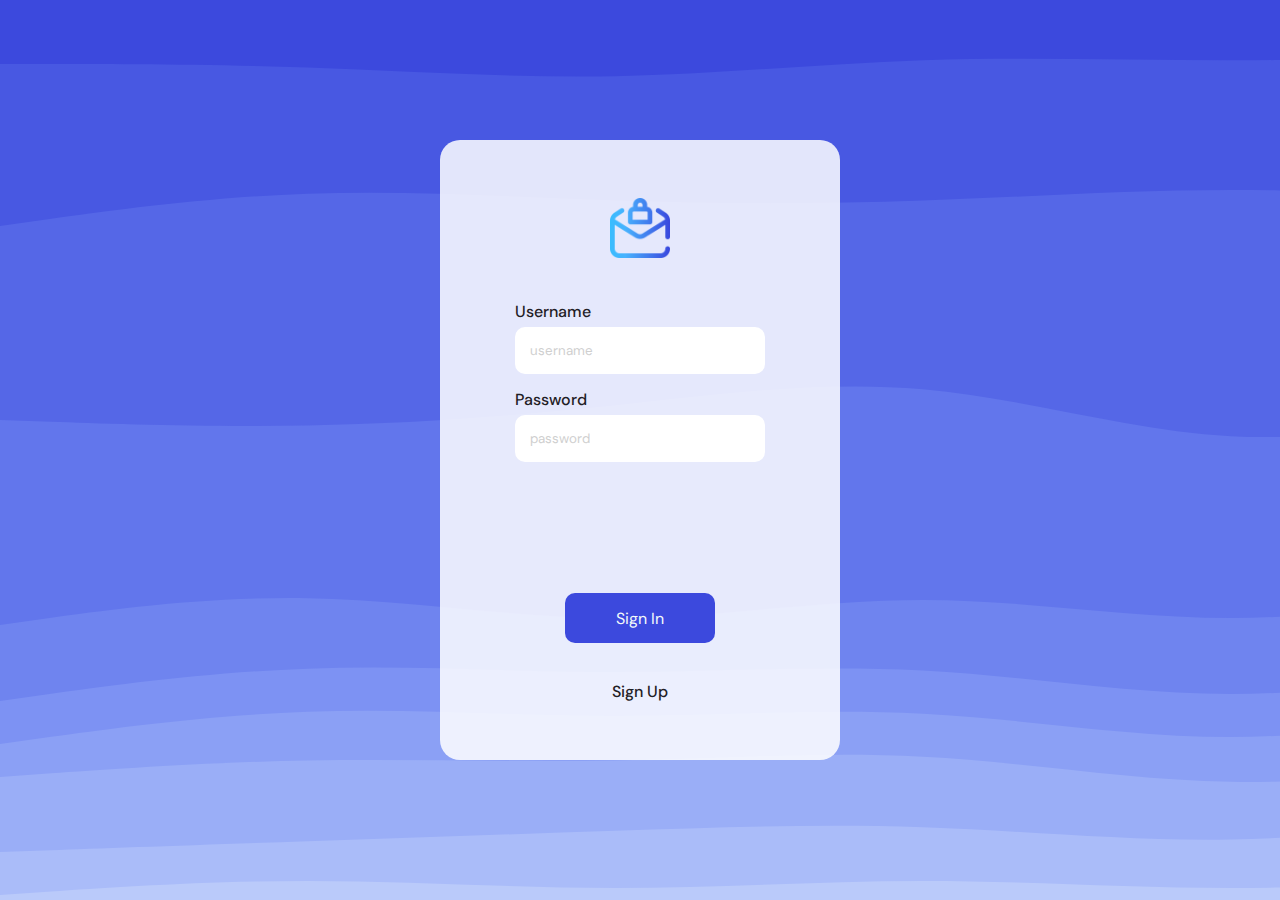
<file: html/index.html>
<!DOCTYPE html>
<html lang="en">

<head>
    <meta charset="UTF-8">
    <meta http-equiv="X-UA-Compatible" content="IE=edge">
    <meta name="viewport" content="width=device-width, initial-scale=1.0">
    <link rel="stylesheet" href="../css/signInPage.css">
    <link rel="icon" href="../images/logo.png" type="image/x-icon">
    <title>Secure Messenger</title>
</head>

<body class="login_background">

    <div class="signInContainer">

        <img class="logo" src="../images/logo.png" alt="logo">
        <form class="clientInputContainer" action="">
            <div class="inputContainer">
                <label class="labelText" for="usernameInput">Username</label>
                <input id="usernameInput" type="text" class="clientInput" placeholder="username" required>
            </div>

            <div class="inputContainer">
                <label class="labelText" for="passwordInput">Password</label>
                <input id="passwordInput" type="password" class="clientInput" placeholder="password" required>
            </div>
        </form>
        <a href="dashboard.html">
            <button type="button" class="signInButton">Sign
                In</button>
        </a>

        <a class="signUpButton" href="signUp.html">Sign Up</a>
    </div>

</body>


</html>
</file>
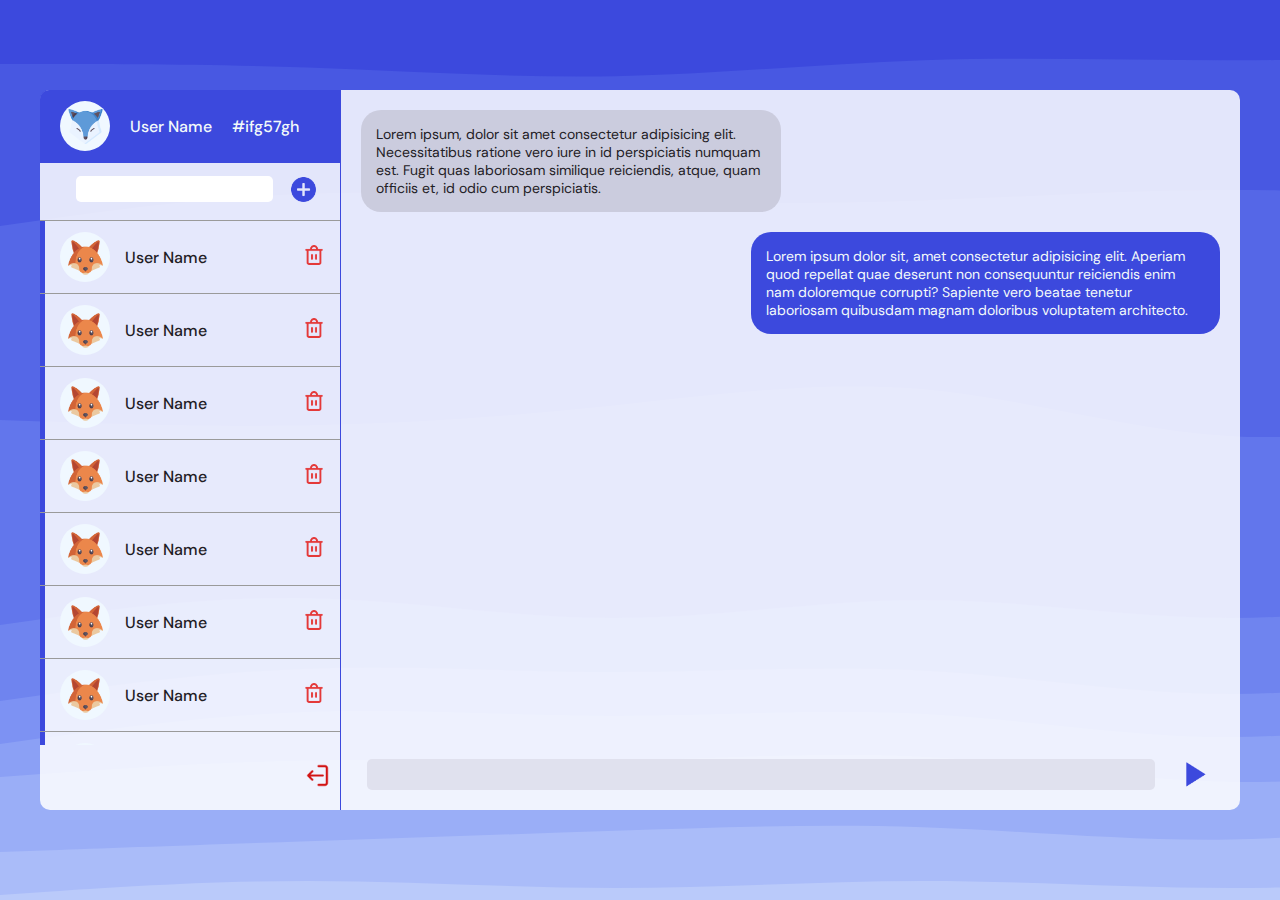
<file: Dashboard/Html/dashboard.html>
<!DOCTYPE html>
<html lang="en">

<head>
    <meta charset="UTF-8">
    <meta http-equiv="X-UA-Compatible" content="IE=edge">
    <meta name="viewport" content="width=device-width, initial-scale=1.0">
    <link rel="stylesheet" href="../Css/dashboard.css">
    <link rel="stylesheet" href="../../SignIn/Css/signInPage.css">
    <title>Secure Messenger</title>
    <link rel="icon" href="../../Common/images/logo.png" type="image/x-icon">
</head>

<body class="login_background">

    <div id="mainContainer">
        <div class="menuContainer">

            <div class="profileContainer">
                <div class="profilePictureContainer">
                    <img class="profilePicture" src="../../Common/images/arctic-fox.png" alt="Profile Picture">
                </div>

                <div class="userInfo">
                    <p class="userNameText">User Name</p>
                    <p class="userId userNameText">#ifg57gh</p>
                </div>
            </div>

            <div id="addUserContainer" class="addUserContainer">
                <input id="addUserInput" type=text alt="add user">
                <input id="addUserButton" type="image" src="../../Common/images/add.png">

            </div>

            <div class="contactsContainer">

                <div class="contact">
                    <div class="activePlusInfo">
                        <div class="activeContact"> </div>
                        <div class="contactsInfo">
                            <div class="contactImageContainer">
                                <img class="contactImage" src="../../Common/images/fox%20(2).png" alt="">
                            </div>
                            <div class="contactsInfo">
                                <p class="contactName">User Name</p>
                            </div>
                        </div>
                    </div>

                    <div class="deleteContactContainer">
                        <input class="deleteContactIcon" type="image" name="Delete Contact Button"
                               src="../../Common/images/trash.png" alt="delete contact">
                    </div>
                </div>
                <div class="contact">
                    <div class="activePlusInfo">
                        <div class="activeContact"> </div>
                        <div class="contactsInfo">
                            <div class="contactImageContainer">
                                <img class="contactImage" src="../../Common/images/fox%20(2).png" alt="">
                            </div>
                            <div class="contactsInfo">
                                <p class="contactName">User Name</p>
                            </div>
                        </div>
                    </div>

                    <div class="deleteContactContainer">
                        <input class="deleteContactIcon" type="image" name="Delete Contact Button"
                               src="../../Common/images/trash.png" alt="delete contact">
                    </div>
                </div>
                <div class="contact">
                    <div class="activePlusInfo">
                        <div class="activeContact"> </div>
                        <div class="contactsInfo">
                            <div class="contactImageContainer">
                                <img class="contactImage" src="../../Common/images/fox%20(2).png" alt="">
                            </div>
                            <div class="contactsInfo">
                                <p class="contactName">User Name</p>
                            </div>
                        </div>
                    </div>

                    <div class="deleteContactContainer">
                        <input class="deleteContactIcon" type="image" name="Delete Contact Button"
                               src="../../Common/images/trash.png" alt="delete contact">
                    </div>
                </div>
                <div class="contact">
                    <div class="activePlusInfo">
                        <div class="activeContact"> </div>
                        <div class="contactsInfo">
                            <div class="contactImageContainer">
                                <img class="contactImage" src="../../Common/images/fox%20(2).png" alt="">
                            </div>
                            <div class="contactsInfo">
                                <p class="contactName">User Name</p>
                            </div>
                        </div>
                    </div>

                    <div class="deleteContactContainer">
                        <input class="deleteContactIcon" type="image" name="Delete Contact Button"
                               src="../../Common/images/trash.png" alt="delete contact">
                    </div>
                </div>
                <div class="contact">
                    <div class="activePlusInfo">
                        <div class="activeContact"> </div>
                        <div class="contactsInfo">
                            <div class="contactImageContainer">
                                <img class="contactImage" src="../../Common/images/fox%20(2).png" alt="">
                            </div>
                            <div class="contactsInfo">
                                <p class="contactName">User Name</p>
                            </div>
                        </div>
                    </div>

                    <div class="deleteContactContainer">
                        <input class="deleteContactIcon" type="image" name="Delete Contact Button"
                               src="../../Common/images/trash.png" alt="delete contact">
                    </div>
                </div>
                <div class="contact">
                    <div class="activePlusInfo">
                        <div class="activeContact"> </div>
                        <div class="contactsInfo">
                            <div class="contactImageContainer">
                                <img class="contactImage" src="../../Common/images/fox%20(2).png" alt="">
                            </div>
                            <div class="contactsInfo">
                                <p class="contactName">User Name</p>
                            </div>
                        </div>
                    </div>

                    <div class="deleteContactContainer">
                        <input class="deleteContactIcon" type="image" name="Delete Contact Button"
                               src="../../Common/images/trash.png" alt="delete contact">
                    </div>
                </div>
                <div class="contact">
                    <div class="activePlusInfo">
                        <div class="activeContact"> </div>
                        <div class="contactsInfo">
                            <div class="contactImageContainer">
                                <img class="contactImage" src="../../Common/images/fox%20(2).png" alt="">
                            </div>
                            <div class="contactsInfo">
                                <p class="contactName">User Name</p>
                            </div>
                        </div>
                    </div>

                    <div class="deleteContactContainer">
                        <input class="deleteContactIcon" type="image" name="Delete Contact Button"
                               src="../../Common/images/trash.png" alt="delete contact">
                    </div>
                </div>
                <div class="contact">
                    <div class="activePlusInfo">
                        <div class="activeContact"> </div>
                        <div class="contactsInfo">
                            <div class="contactImageContainer">
                                <img class="contactImage" src="../../Common/images/fox%20(2).png" alt="">
                            </div>
                            <div class="contactsInfo">
                                <p class="contactName">User Name</p>
                            </div>
                        </div>
                    </div>

                    <div class="deleteContactContainer">
                        <input class="deleteContactIcon" type="image" name="Delete Contact Button"
                               src="../../Common/images/trash.png" alt="delete contact">
                    </div>
                </div>


            </div>
            <div class="logOutContainer">
                <a href="../../SignIn/Html/signIn.html">
                    <input id="logOutIcon" type="image" name="Log Out Button" src="../../Common/images/log-out.png" alt="Log Out"
                           onclick="logOut()">
                </a>
            </div>
        </div>

        <div class="chatContainer">
            <div id="messagesContainer">
                <div class="receivedMessage">
                    <div class="textMessageContainer">
                        <p class="textMessageReceived">Lorem ipsum, dolor sit amet consectetur adipisicing elit.
                            Necessitatibus ratione vero iure in id perspiciatis numquam est. Fugit quas laboriosam
                            similique reiciendis, atque, quam officiis et, id odio cum perspiciatis.</p>
                    </div>
                </div>
                <div class="sentMessage">
                    <p class="textMessageSend">Lorem ipsum dolor sit, amet consectetur adipisicing elit. Aperiam quod
                        repellat quae deserunt non consequuntur reiciendis enim nam doloremque corrupti? Sapiente vero
                        beatae tenetur laboriosam quibusdam magnam doloribus voluptatem architecto.</p>
                </div>
            </div>
            <div class="messageInputContainer">
                <input type="text" id="messageInput">
                <input id="sendMessageButton" type="image" src="../../Common/images/polygon.png">
            </div>
        </div>

    </div>

</body>


</html>
</file>
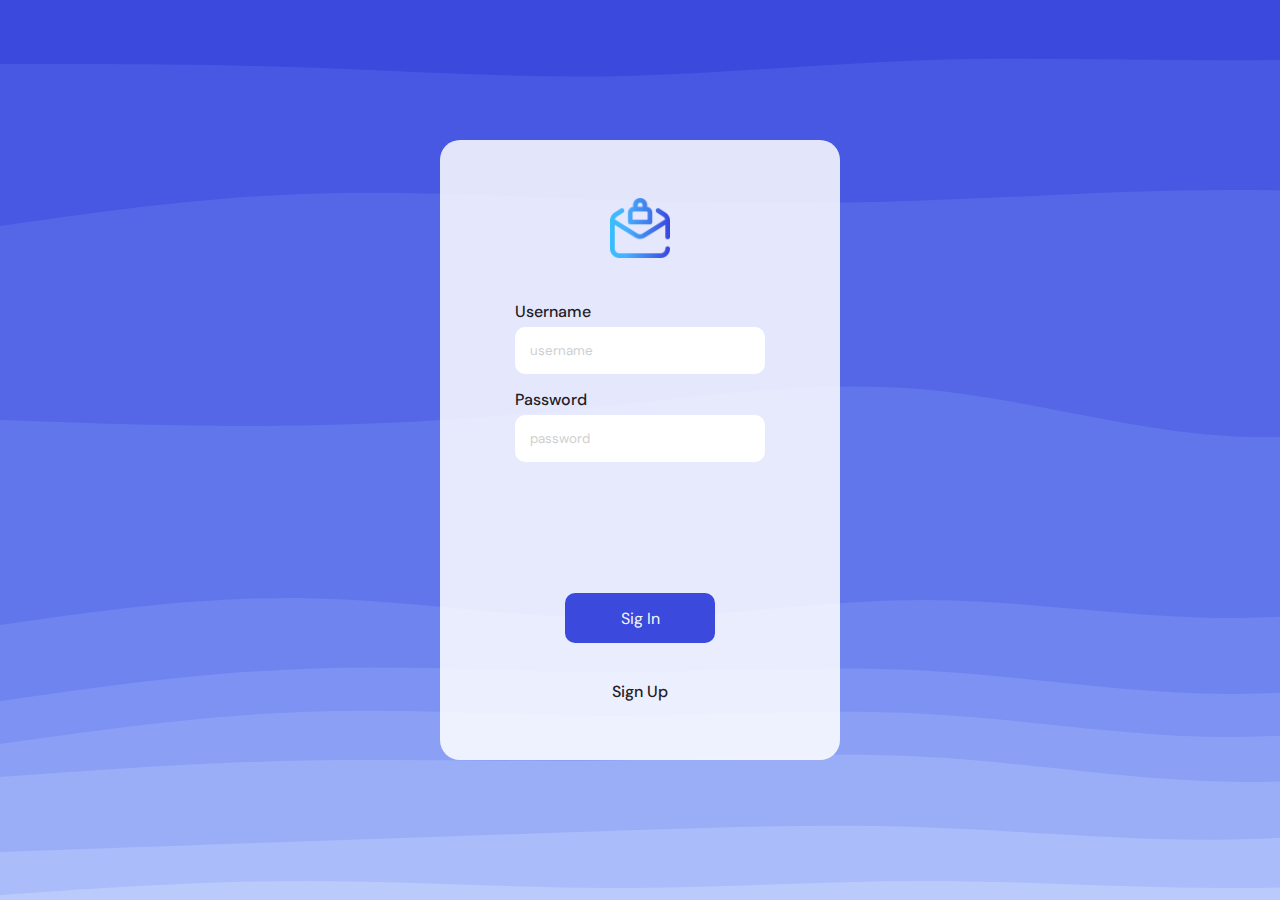
<file: SignIn/Html/signIn.html>
<!DOCTYPE html>
<html lang="en">

<head>
    <script src="https://ajax.googleapis.com/ajax/libs/jquery/2.1.3/jquery.min.js"></script>
    <script src="../Js/SignIn.js"></script>


    <meta charset="UTF-8">
    <meta http-equiv="X-UA-Compatible" content="IE=edge">
    <meta name="viewport" content="width=device-width, initial-scale=1.0">
    <link rel="stylesheet" href="../Css/signInPage.css">
    <link rel="icon" href="../../Common/images/logo.png" type="image/x-icon">
    <title>Secure Messenger</title>

</head>

<body class="login_background">

    <div class="signInContainer">

        <img class="logo" src="../../Common/images/logo.png" alt="logo">
        <form class="clientInputContainer" action="">
            <div class="inputContainer">
                <label class="labelText" for="usernameInput">Username</label>
                <input id="usernameInput" type="text" class="clientInput" placeholder="username" required>
            </div>

            <div class="inputContainer">
                <label class="labelText" for="passwordInput">Password</label>
                <input id="passwordInput" type="password" class="clientInput" placeholder="password" required>
            </div>
        </form>
        <!--href="../../Dashboard/Html/dashboard.html"-->
        <a>
            <button type="button" class="signInButton" onclick="Validate()">Sig In</button>
        </a>

        <a class="signUpButton" href="../../SingUp/Html/signUp.html">Sign Up</a>
    </div>

</body>


</html>
</file>
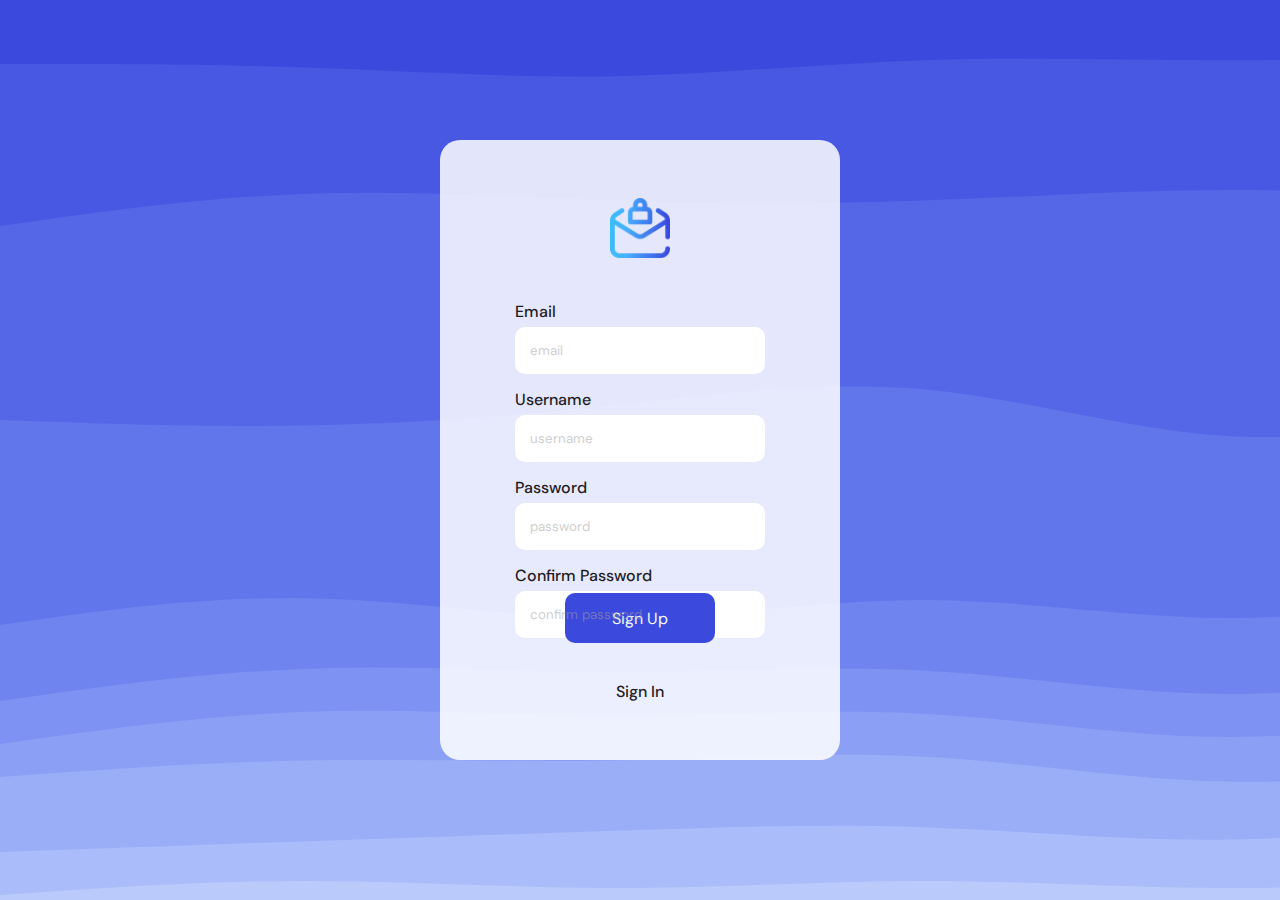
<file: SingUp/Html/signUp.html>
<!DOCTYPE html>
<html lang="en">

<head>
    <meta charset="UTF-8">
    <meta http-equiv="X-UA-Compatible" content="IE=edge">
    <meta name="viewport" content="width=device-width, initial-scale=1.0">
    <link rel="stylesheet" href="../Css/signUpPage.css">
    <link rel="icon" href="../../Common/images/logo.png" type="image/x-icon">
    <title>Secure Messenger</title>

    <script src="https://ajax.googleapis.com/ajax/libs/jquery/2.1.3/jquery.min.js"></script>
    <script src="../Js/signUp.js"></script>
</head>

<body class="login_background">

    <div class="signInContainer">

        <img class="logo" src="../../Common/images/logo.png" alt="logo">
        <form class="clientInputContainer" action="">
            <div class="inputContainer">
                <label class="labelText" for="emailInput">Email</label>
                <input id="emailInput" type="text" class="clientInput" placeholder="email">
                <label id="emailResult"></label>
            </div>

            <div class="inputContainer">
                <label class="labelText" for="usernameInput">Username</label>
                <input id="usernameInput" type="text" class="clientInput" placeholder="username">
                <label id="usernameResult"></label>
            </div>

            <div class="inputContainer">
                <label class="labelText" for="passwordInput">Password</label>
                <input id="passwordInput" type="password" class="clientInput" placeholder="password">
                <label id="passwordResult"></label>
            </div>
            <div class="inputContainer">
                <label class="labelText" for="passwordInputConfirm">Confirm Password</label>
                <input id="passwordInputConfirm" type="password" class="clientInput" placeholder="confirm password">
                <label id="passwordConfirmResult"></label>
            </div>
        </form>
        <button class="signInButton" onclick="Validate()">Sign Up</button>

        <a class="signUpButton" href="../../SignIn/Html/signIn.html">Sign In</a>
    </div>

</body>


</html>
</file>
<file: css/signInPage.css>
@import url('https://fonts.googleapis.com/css2?family=DM+Sans&display=swap');

body {
    margin: 0 auto;
    display: flex;
    align-items: center;
    justify-content: center;
}

.login_background {
    background-image: url(../images/stacked-waves-haikei.svg);
    position: absolute;
    height: 100vh;
    width: 100vw;
    z-index: -1;
}

.signInContainer {
    display: flex;
    align-items: center;
    justify-content: space-evenly;
    flex-direction: column;
    padding: 40px;
    height: 60vh;
    width: 20rem;
    background: rgba(255, 255, 255, 0.85);
    border-radius: 20px;
    margin: 10px;
}

.clientInput {
    font-family: DM Sans, serif;
    color: #1F2025;
    border-style: none;
    border-radius: 10px;
    padding: 15px;
    width: 220px;
}

.clientInput:focus {
    outline-style: double;
    outline-color: #3C49DD;
}

::placeholder {
    color: #A1A1A1;
    opacity: .5;
}

.clientInputContainer {
    padding-top: 20px;
    height: 280px;
}


.inputContainer {
    display: flex;
    flex-direction: column;
    margin-bottom: 10px;
}

.signInButton {
    font-family: DM Sans, serif;
    font-size: medium;
    border-style: none;
    border-radius: 10px;
    width: 150px;
    height: 50px;
    background: #3C49DD;
    color: #F3FAFA;
    margin-bottom: 20px;
}

.logo {
    height: 60px;
    width: 60px;
}

.labelText {
    font-family: DM Sans, serif;
    font-weight: 500;
    padding: 5px 0 5px 0;
    color: #1F2025;
}

.signUpButton {
    font-family: DM Sans, serif;
    font-weight: 500;
    color: #1F2025;
    text-decoration: none;
}

.signUpButton:hover {
    font-weight: bold;
    cursor: pointer;
}

.signInButton:hover {
    background: #2734c0;
    cursor: pointer;
}
</file>
<file: Dashboard/Css/dashboard.css>
@import url('https://fonts.googleapis.com/css2?family=DM+Sans&display=swap');

body {
    margin: 0 auto;
}
/*MENU */

#mainContainer {
    display: flex;
    height: 80vh;
    width: 1200px;
    background: rgba(255, 255, 255, 0.85);
    border-radius: 10px;
    margin: 20px;
}

.menuContainer {
    display: flex;
    flex-direction: column;
    height: inherit;
    width: 300px;
    border-right: 1px solid #3C49DD;
}

.profileContainer {
    display: flex;
    align-items: center;
    background-color: #3C49DD;
    border-top-left-radius: 9px;
    height: 80px;
}

.profilePictureContainer {
    display: flex;
    align-items: center;
    justify-content: center;
    width: 50px;
    height: 50px;
    background-color: aliceblue;
    border-radius: 50%;
    margin: 0 20px 0 20px;
}

.profilePicture {
    width: 35px;
    height: 35px;
}

.userNameText {
    font-family: DM Sans, serif;
    font-weight: 500;
    color: #F3FAFA;
    margin-right: 20px;
}

.userInfo {
    margin: 0;
    display: flex;
    justify-content: center;
}

.addUserContainer {
    display: flex;
    align-items: center;
    justify-content: space-evenly;
    height: 4vh;
    padding: 10px 7px 15px 20px;
    border-bottom: 1px solid #9a9a9a;
}


.contactsContainer {
    height: 80%;
    width: inherit;
    overflow-y: scroll;
}

.contactsContainer::-webkit-scrollbar {
    display: none;
}

#addUserInput {
    height: 60%;
    width: 70%;
    padding: 3px;
    border-radius: 5px;
    border-style: none;
    font-family: DM Sans, serif;
    color: #1F2025;
}

#addUserInput:focus {
    outline-style: double;
    outline-color: #3C49DD;
}

#addUserButton {
    height: 27px;
    width: 27px;
}

.contact{
    display: flex;
    align-items: center;
    justify-content: space-between;
    height: 8vh;
    width: inherit;
    border-bottom: 1px solid #9a9a9a;
}

.activeContact{
    background-color: #3C49DD;
    width: 5px;
    height: 8vh;
}

.contactImageContainer{
    display: flex;
    align-items: center;
    justify-content: center;
    width: 50px;
    height: 50px;
    background-color: aliceblue;
    border-radius: 50%;
    margin: 0 15px 0 15px;
}

.contactImage{
    height: 35px;
    width: 35px;
}

.contactName{
    font-family: DM Sans, serif;
    font-weight: 500;
    color: #1F2025;
}

.contactsInfo {
    margin: 0;
    display: flex;
    justify-content: space-between;
    align-items: center;
}

.activePlusInfo {
    display: flex;
    justify-content: space-between;
}

.deleteContactContainer{
    margin: 16px;
}

.deleteContactIcon {
    height: 20px;
    width: 20px;
}

.logOutContainer {
    display: flex;
    align-items: center;
    place-content: end;
    height: 10%;
    width: inherit;
    margin-top: auto;

}

#logOutIcon {
    height: 25px;
    width: 25px;
    padding: 10px;
}

#logOutIcon:hover {
    height: 27px;
    width: 27px;
}

/*CHAT*/
.chatContainer{
    display: flex;
    flex-direction: column;
}

#messagesContainer {
    overflow-y: scroll;
    height: available;
    padding: 10px;
}

#messagesContainer::-webkit-scrollbar {
    display: none;
}

.contactImageMessage{
    display: flex;
    margin: 4px;
}

.contactImageAvatar{
    height: 30px;
    width: 30px;
}

.messageInputContainer {
    display: flex;
    align-items: center;
    justify-content: space-around;
    width: inherit;
    margin-top: auto;
    padding: 15px;
}

#messageInput {
    width: 90%;
    height: 25px;
    padding: 3px;
    border-radius: 5px;
    border-style: none;
    font-family: DM Sans, serif;
    color: #1F2025;
    background: #e0e1ee;
}

#messageInput:focus {
    outline-style: double;
    outline-color: #3C49DD;
}

#sendMessageButton {
    height: 25px;
    width: 20px;
    padding: 8px;
}

.receivedMessage {
    width: 50%;
}

.sentMessage {
    display: flex;
    place-content: flex-end;
    width: 100%;
}

.textMessageContainer{
    background-color: #cbccde;
    font-family: "DM Sans", serif;
    color: #1F2025;
    font-size: 14px;
    border-radius: 20px;
    padding: 15px;
    margin: 10px;
}

.textMessageReceived{
    margin: 0;
}

.textMessageSend {
    background-color: #3C49DD;
    font-family: "DM Sans", serif;
    color: #F3FAFA;
    font-size: 14px;
    border-radius: 20px;
    padding: 15px;
    margin: 10px;
    width: 50%;
}
</file>
<file: SignIn/Css/signInPage.css>
@import url('https://fonts.googleapis.com/css2?family=DM+Sans&display=swap');

body {
    margin: 0 auto;
    display: flex;
    align-items: center;
    justify-content: center;
}

.login_background {
    background-image: url(../../Common/images/stacked-waves-haikei.svg);
    position: absolute;
    height: 100vh;
    width: 100vw;
    z-index: -1;
}

.signInContainer {
    display: flex;
    align-items: center;
    justify-content: space-evenly;
    flex-direction: column;
    padding: 40px;
    height: 60vh;
    width: 20rem;
    background: rgba(255, 255, 255, 0.85);
    border-radius: 20px;
    margin: 10px;
}

.clientInput {
    font-family: DM Sans, serif;
    color: #1F2025;
    border-style: none;
    border-radius: 10px;
    padding: 15px;
    width: 220px;
}

.clientInput:focus {
    outline-style: double;
    outline-color: #3C49DD;
}

::placeholder {
    color: #A1A1A1;
    opacity: .5;
}

.clientInputContainer {
    padding-top: 20px;
    height: 280px;
}


.inputContainer {
    display: flex;
    flex-direction: column;
    margin-bottom: 10px;
}

.signInButton {
    font-family: DM Sans, serif;
    font-size: medium;
    border-style: none;
    border-radius: 10px;
    width: 150px;
    height: 50px;
    background: #3C49DD;
    color: #F3FAFA;
    margin-bottom: 20px;
}

.logo {
    height: 60px;
    width: 60px;
}

.labelText {
    font-family: DM Sans, serif;
    font-weight: 500;
    padding: 5px 0 5px 0;
    color: #1F2025;
}

.signUpButton {
    font-family: DM Sans, serif;
    font-weight: 500;
    color: #1F2025;
    text-decoration: none;
}

.signUpButton:hover {
    font-weight: bold;
    cursor: pointer;
}

.signInButton:hover {
    background: #2734c0;
    cursor: pointer;
}
</file>
<file: SingUp/Css/signUpPage.css>
@import url('https://fonts.googleapis.com/css2?family=DM+Sans&display=swap');

body {
    margin: 0 auto;
    display: flex;
    align-items: center;
    justify-content: center;
}

.login_background {
    background-image: url(../../Common/images/stacked-waves-haikei.svg);
    position: absolute;
    height: 100vh;
    width: 100vw;
    z-index: -1;
}

.signInContainer {
    display: flex;
    align-items: center;
    justify-content: space-evenly;
    flex-direction: column;
    padding: 40px;
    height: 60vh;
    width: 20rem;
    background: rgba(255, 255, 255, 0.85);
    border-radius: 20px;
    margin: 10px;
}

.clientInput {
    font-family: DM Sans, serif;
    color: #1F2025;
    border-style: none;
    border-radius: 10px;
    padding: 15px;
    width: 220px;
}

.clientInput:focus {
    outline-style: double;
    outline-color: #3C49DD;
}

::placeholder {
    color: #A1A1A1;
    opacity: .5;
}

.clientInputContainer {
    padding-top: 20px;
    height: 280px;
}


.inputContainer {
    display: flex;
    flex-direction: column;
    margin-bottom: 10px;
}

.signInButton {
    font-family: DM Sans, serif;
    font-size: medium;
    border-style: none;
    border-radius: 10px;
    width: 150px;
    height: 50px;
    background: #3C49DD;
    color: #F3FAFA;
    margin-bottom: 20px;
}

.logo {
    height: 60px;
    width: 60px;
}

.labelText {
    font-family: DM Sans, serif;
    font-weight: 500;
    padding: 5px 0 5px 0;
    color: #1F2025;
}

.signUpButton {
    font-family: DM Sans, serif;
    font-weight: 500;
    color: #1F2025;
    text-decoration: none;
}

.signUpButton:hover {
    font-weight: bold;
    cursor: pointer;
}

.signInButton:hover {
    background: #2734c0;
    cursor: pointer;
}

.clientInputContainer {
    height: 280px;
}
</file>
